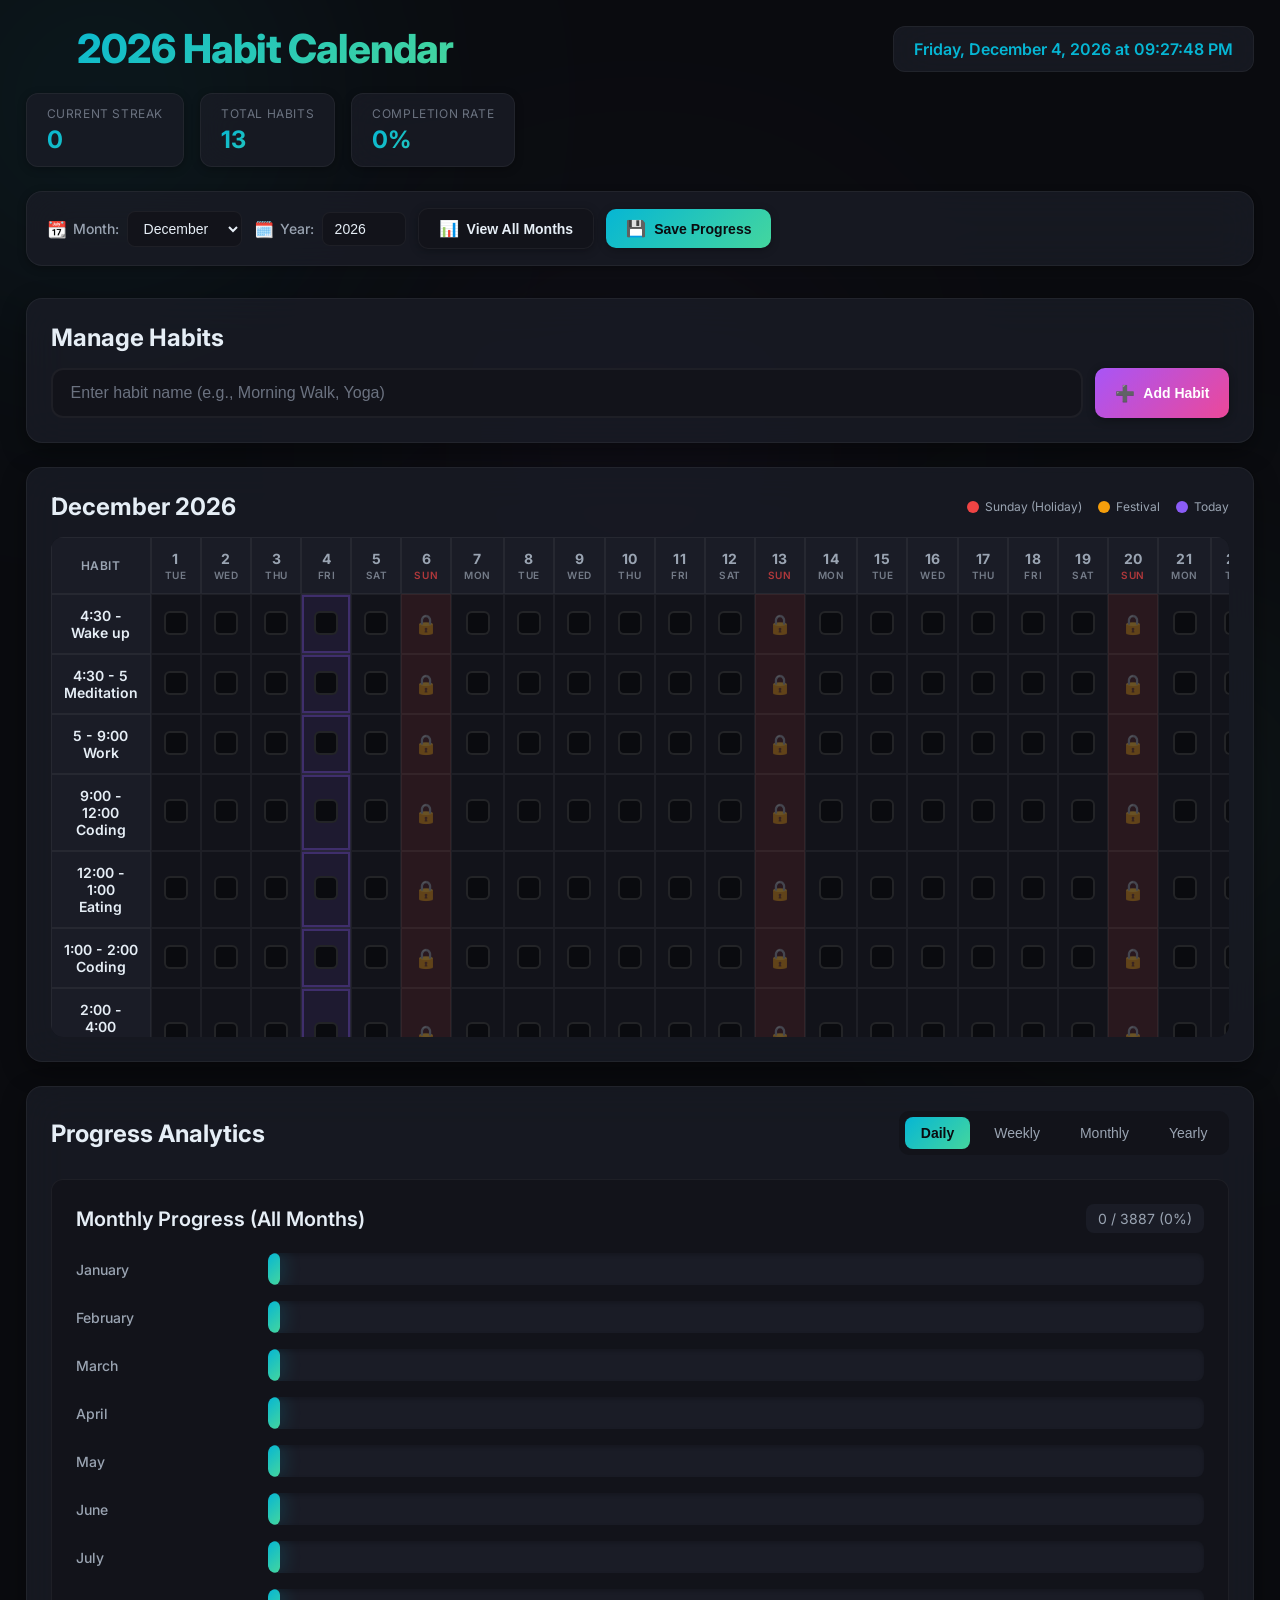
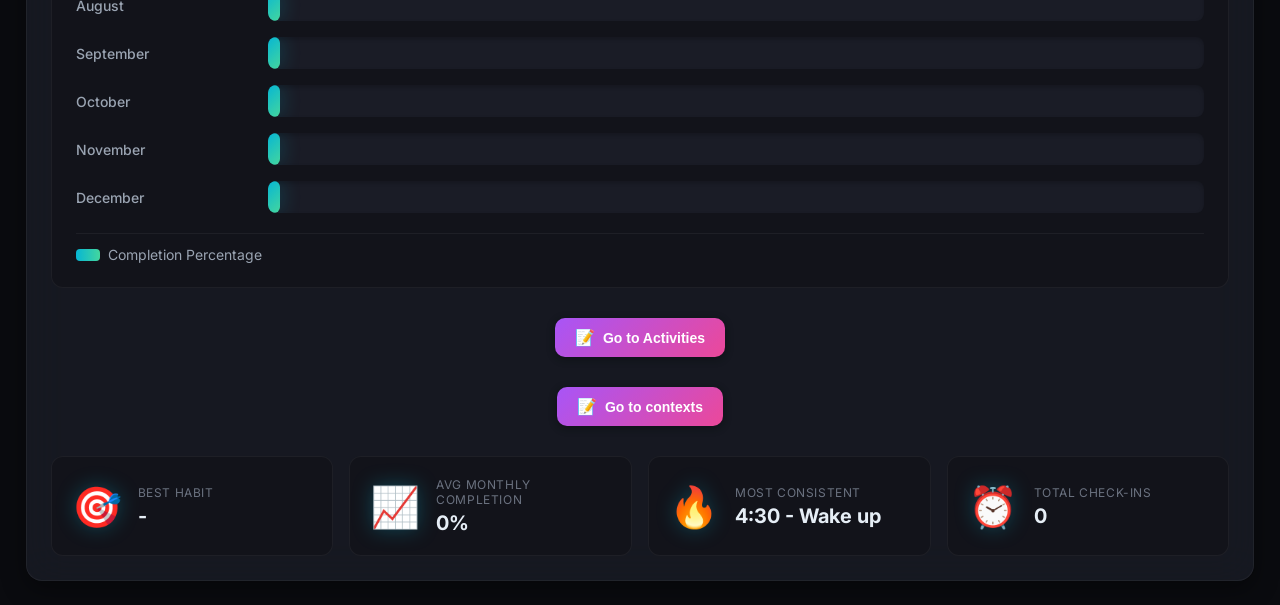
<file: index.html>
<!DOCTYPE html>
<html lang="en">
<head>
  <meta charset="UTF-8">
  <meta name="viewport" content="width=device-width,initial-scale=1">
  <!-- Updated title for 2026 calendar -->
  <title>2026 Calendar Habit Tracker</title>
  <link rel="stylesheet" href="styles.css">
  <link href="https://fonts.googleapis.com/css2?family=Poppins:wght@300;400;500;600;700;800&family=Inter:wght@300;400;500;600;700&display=swap" rel="stylesheet">
</head>
<body>
  <div class="bg-blur blob-1"></div>
  <div class="bg-blur blob-2"></div>
  <div class="bg-blur blob-3"></div>

  <div class="container">
    <header class="header">
      <div class="header-top">
        <!-- Updated title and added current date -->
        <h1 class="main-title">
          <span class="title-icon">📅</span>
          2026 Habit Calendar
        </h1>
        <div class="current-date-time">
          <div id="currentDateTime"></div>
        </div>
        <div class="header-stats">
          <div class="stat-card">
            <div class="stat-label">Current Streak</div>
            <div class="stat-value" id="currentStreak">0</div>
          </div>
          <div class="stat-card">
            <div class="stat-label">Total Habits</div>
            <div class="stat-value" id="totalHabits">0</div>
          </div>
          <div class="stat-card">
            <div class="stat-label">Completion Rate</div>
            <div class="stat-value" id="completionRate">0%</div>
          </div>
        </div>
      </div>
      
      <div class="controls-panel">
        <!-- Added month and year selector -->
        <div class="control-group">
          <label class="control-label">
            <span class="label-icon">📆</span>
            Month:
          </label>
          <select id="monthSelect" class="control-select">
            <option value="0">January</option>
            <option value="1">February</option>
            <option value="2">March</option>
            <option value="3">April</option>
            <option value="4">May</option>
            <option value="5">June</option>
            <option value="6">July</option>
            <option value="7">August</option>
            <option value="8">September</option>
            <option value="9">October</option>
            <option value="10">November</option>
            <option value="11">December</option>
          </select>
        </div>
        
        <div class="control-group">
          <label class="control-label">
            <span class="label-icon">🗓️</span>
            Year:
          </label>
          <input id="yearInput" type="number" value="2026" min="2020" max="2030" class="control-input">
        </div>
        
        <button id="viewAllMonthsBtn" class="btn btn-secondary">
          <span>📊</span> View All Months
        </button>
        <button id="saveDataBtn" class="btn btn-primary">
          <span>💾</span> Save Progress
        </button>
      </div>
    </header>

    <main class="main-content">
      <!-- Habit Input Section -->
      <section class="habit-input-section">
        <div class="section-header">
          <h2 class="section-title">Manage Habits</h2>
        </div>
        <div class="habit-controls">
          <input id="newHabitInput" placeholder="Enter habit name (e.g., Morning Walk, Yoga)" class="habit-input" />
          <button id="addHabitBtn" class="btn btn-accent">
            <span>➕</span> Add Habit
          </button>
        </div>
      </section>

      <!-- Calendar View Section -->
      <section class="habit-table-section">
        <div class="section-header">
          <h2 class="section-title" id="monthYearTitle">January 2026</h2>
          <div class="legend-indicators">
            <span class="legend-item"><span class="legend-dot sunday"></span> Sunday (Holiday)</span>
            <span class="legend-item"><span class="legend-dot festival"></span> Festival</span>
            <span class="legend-item"><span class="legend-dot today"></span> Today</span>
          </div>
        </div>
        <div class="table-wrap">
          <table id="habitTable" class="habit-table">
            <thead id="tableHead"></thead>
            <tbody id="tableBody"></tbody>
            <tfoot id="tableFoot"></tfoot>
          </table>
        </div>
      </section>

      <!-- Analytics Section -->
      <section class="analytics-section">
        <div class="section-header">
          <h2 class="section-title">Progress Analytics</h2>
          <div class="time-period-tabs">
            <button class="tab-btn active" data-period="daily">Daily</button>
            <button class="tab-btn" data-period="weekly">Weekly</button>
            <button class="tab-btn" data-period="monthly">Monthly</button>
            <button class="tab-btn" data-period="yearly">Yearly</button>
          </div>
        </div>

        <!-- Graph Container -->
        <div class="graph-panel">
          <div class="graph-header">
            <h3 class="graph-title" id="graphTitle">Monthly Progress</h3>
            <div class="graph-summary" id="graphSummary"></div>
          </div>
          
          <div id="graphContainer" class="graph-container"></div>
          
          <div class="graph-legend">
            <div class="legend-item">
              <span class="legend-color" style="background: linear-gradient(90deg, #06b6d4, #44d69e);"></span>
              <span>Completion Percentage</span>
            </div>
          </div>
        </div>


        <!-- Activities Redirect Section -->
<section class="activities-redirect-section" style="text-align:center; margin: 30px 0;">
  <a href="activities.html" style="text-decoration: none;">
    <button class="btn btn-accent">
      <span>📝</span> Go to Activities
    </button>
  </a>
</section>
        <section class="activities-redirect-section" style="text-align:center; margin: 30px 0;">
  <a href="context.html" style="text-decoration: none;">
    <button class="btn btn-accent">
      <span>📝</span> Go to contexts
    </button>
  </a>
</section>

        <!-- Detailed Stats -->
        <div class="stats-grid">
          <div class="stat-box">
            <div class="stat-box-icon">🎯</div>
            <div class="stat-box-content">
              <div class="stat-box-label">Best Habit</div>
              <div class="stat-box-value" id="bestHabit">-</div>
            </div>
          </div>
          
          <div class="stat-box">
            <div class="stat-box-icon">📈</div>
            <div class="stat-box-content">
              <div class="stat-box-label">Avg Monthly Completion</div>
              <div class="stat-box-value" id="avgCompletion">0%</div>
            </div>
          </div>
          
          <div class="stat-box">
            <div class="stat-box-icon">🔥</div>
            <div class="stat-box-content">
              <div class="stat-box-label">Most Consistent</div>
              <div class="stat-box-value" id="mostConsistent">-</div>
            </div>
          </div>
          
          <div class="stat-box">
            <div class="stat-box-icon">⏰</div>
            <div class="stat-box-content">
              <div class="stat-box-label">Total Check-ins</div>
              <div class="stat-box-value" id="totalCheckins">0</div>
            </div>
          </div>
        </div>
      </section>
    </main>
  </div>

  <script src="script.js"></script>
</body>
</html>
</file>
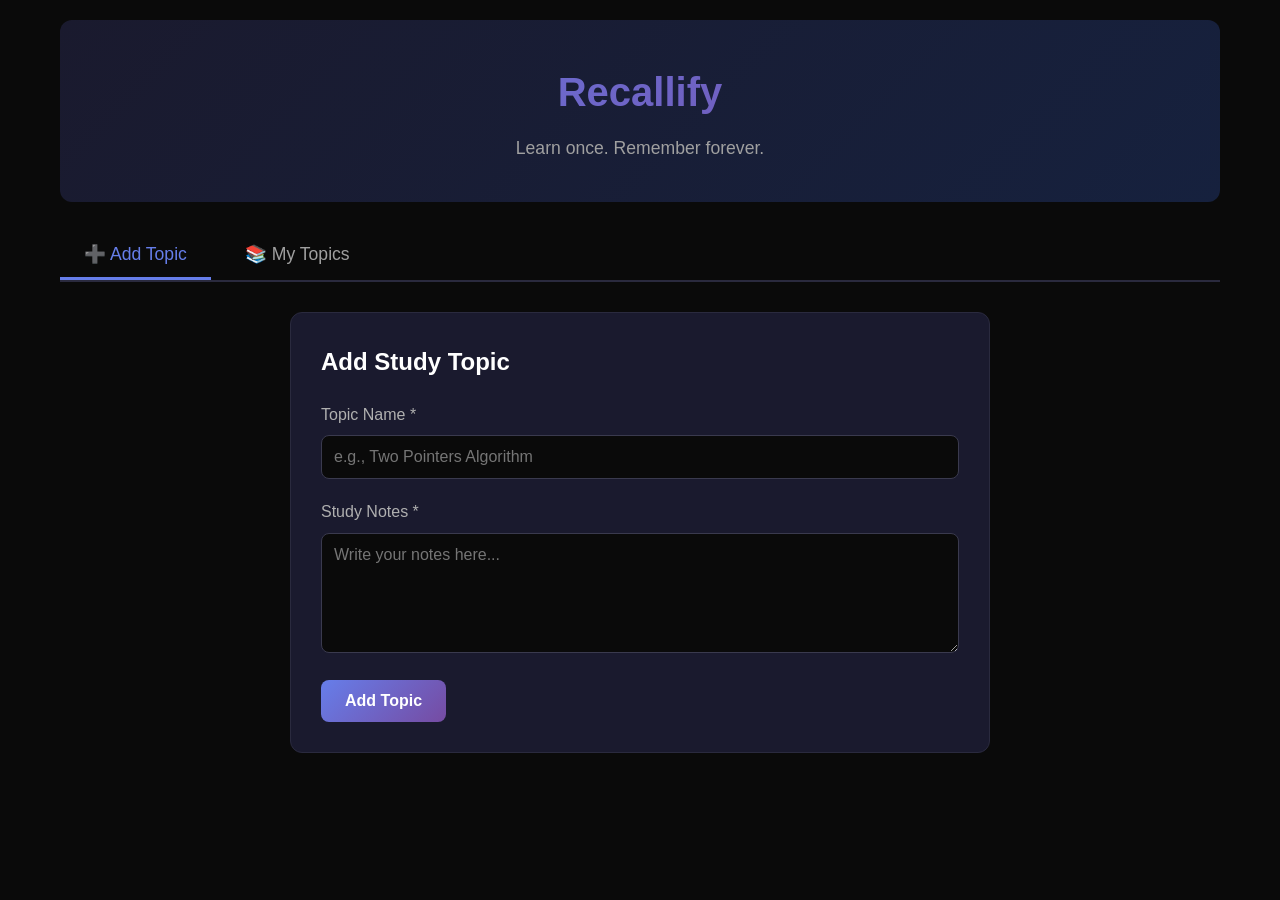
<file: activities.html>
<!DOCTYPE html>
<html lang="en">
<head>
    <meta charset="UTF-8">
    <meta name="viewport" content="width=device-width, initial-scale=1.0">
    <title>Recallify - Learn once. Remember forever.</title>
    <style>
        * {
            margin: 0;
            padding: 0;
            box-sizing: border-box;
        }

        body {
            font-family: -apple-system, BlinkMacSystemFont, 'Segoe UI', Roboto, Oxygen, Ubuntu, Cantarell, sans-serif;
            background: #0a0a0a;
            color: #e0e0e0;
            line-height: 1.6;
            min-height: 100vh;
        }

        .container {
            max-width: 1200px;
            margin: 0 auto;
            padding: 20px;
        }

        header {
            text-align: center;
            padding: 40px 20px;
            background: linear-gradient(135deg, #1a1a2e 0%, #16213e 100%);
            border-radius: 12px;
            margin-bottom: 30px;
        }

        h1 {
            font-size: 2.5em;
            margin-bottom: 10px;
            background: linear-gradient(135deg, #667eea 0%, #764ba2 100%);
            -webkit-background-clip: text;
            -webkit-text-fill-color: transparent;
            background-clip: text;
        }

        .subtitle {
            color: #a0a0a0;
            font-size: 1.1em;
        }

        .nav-tabs {
            display: flex;
            gap: 10px;
            margin-bottom: 30px;
            border-bottom: 2px solid #2a2a3e;
        }

        .tab-btn {
            padding: 12px 24px;
            background: transparent;
            border: none;
            color: #a0a0a0;
            font-size: 1.1em;
            cursor: pointer;
            transition: all 0.3s;
            border-bottom: 3px solid transparent;
            font-weight: 500;
        }

        .tab-btn:hover {
            color: #e0e0e0;
        }

        .tab-btn.active {
            color: #667eea;
            border-bottom-color: #667eea;
        }

        .tab-content {
            display: none;
        }

        .tab-content.active {
            display: block;
        }

        .add-section {
            background: #1a1a2e;
            padding: 30px;
            border-radius: 12px;
            border: 1px solid #2a2a3e;
            max-width: 700px;
            margin: 0 auto;
        }

        .form-group {
            margin-bottom: 20px;
        }

        label {
            display: block;
            margin-bottom: 8px;
            color: #b0b0b0;
            font-weight: 500;
        }

        input[type="text"],
        textarea {
            width: 100%;
            padding: 12px;
            background: #0a0a0a;
            border: 1px solid #3a3a4e;
            border-radius: 8px;
            color: #e0e0e0;
            font-size: 1em;
            transition: border-color 0.3s;
        }

        input[type="text"]:focus,
        textarea:focus {
            outline: none;
            border-color: #667eea;
        }

        textarea {
            min-height: 120px;
            resize: vertical;
            font-family: inherit;
        }

        .btn {
            padding: 12px 24px;
            border: none;
            border-radius: 8px;
            font-size: 1em;
            cursor: pointer;
            transition: all 0.3s;
            font-weight: 600;
        }

        .btn-primary {
            background: linear-gradient(135deg, #667eea 0%, #764ba2 100%);
            color: white;
        }

        .btn-primary:hover {
            transform: translateY(-2px);
            box-shadow: 0 4px 12px rgba(102, 126, 234, 0.4);
        }

        .btn-secondary {
            background: #2a2a3e;
            color: #e0e0e0;
        }

        .btn-secondary:hover {
            background: #3a3a4e;
        }

        .months-grid {
            display: grid;
            grid-template-columns: repeat(auto-fill, minmax(280px, 1fr));
            gap: 20px;
            margin-bottom: 40px;
        }

        .month-card {
            background: linear-gradient(135deg, #1a1a2e 0%, #16213e 100%);
            padding: 24px;
            border-radius: 12px;
            border: 1px solid #2a2a3e;
            cursor: pointer;
            transition: all 0.3s;
            position: relative;
            overflow: hidden;
        }

        .month-card::before {
            content: '';
            position: absolute;
            top: 0;
            left: 0;
            right: 0;
            height: 4px;
            background: linear-gradient(135deg, #667eea 0%, #764ba2 100%);
        }

        .month-card:hover {
            transform: translateY(-4px);
            box-shadow: 0 8px 24px rgba(102, 126, 234, 0.3);
            border-color: #667eea;
        }

        .month-name {
            font-size: 1.6em;
            font-weight: 700;
            color: #ffffff;
            margin-bottom: 12px;
        }

        .month-stats {
            display: flex;
            justify-content: space-between;
            align-items: center;
            color: #a0a0a0;
            font-size: 0.95em;
        }

        .topics-count {
            background: #2a2a3e;
            padding: 6px 12px;
            border-radius: 6px;
            font-weight: 600;
        }

        .month-details {
            margin-top: 40px;
        }

        .back-btn {
            display: inline-flex;
            align-items: center;
            gap: 8px;
            background: #2a2a3e;
            padding: 10px 20px;
            border-radius: 8px;
            color: #e0e0e0;
            text-decoration: none;
            cursor: pointer;
            transition: all 0.3s;
            border: none;
            font-size: 1em;
            margin-bottom: 20px;
        }

        .back-btn:hover {
            background: #3a3a4e;
            transform: translateX(-4px);
        }

        .month-header-detail {
            background: linear-gradient(135deg, #1a1a2e 0%, #16213e 100%);
            padding: 30px;
            border-radius: 12px;
            margin-bottom: 30px;
            border: 1px solid #2a2a3e;
        }

        .month-title-detail {
            font-size: 2.2em;
            color: #ffffff;
            margin-bottom: 10px;
        }

        .month-summary {
            color: #a0a0a0;
            font-size: 1.05em;
        }

        .topic-card {
            background: #1a1a2e;
            padding: 24px;
            border-radius: 12px;
            margin-bottom: 16px;
            border: 1px solid #2a2a3e;
            transition: transform 0.2s;
        }

        .topic-card:hover {
            transform: translateY(-2px);
            border-color: #3a3a4e;
        }

        .topic-meta {
            display: flex;
            justify-content: space-between;
            align-items: center;
            margin-bottom: 12px;
            flex-wrap: wrap;
            gap: 10px;
        }

        .topic-name {
            font-size: 1.3em;
            font-weight: 600;
            color: #ffffff;
        }

        .topic-date {
            background: #2a2a3e;
            padding: 6px 12px;
            border-radius: 6px;
            font-size: 0.9em;
            color: #a0a0a0;
        }

        .days-passed {
            background: linear-gradient(135deg, #667eea 0%, #764ba2 100%);
            padding: 6px 12px;
            border-radius: 6px;
            font-size: 0.85em;
            font-weight: 600;
            margin-top: 10px;
            display: inline-block;
        }

        .revision-buttons {
            display: flex;
            gap: 10px;
            flex-wrap: wrap;
            margin-top: 16px;
        }

        .revision-btn {
            padding: 10px 16px;
            border: none;
            border-radius: 6px;
            font-size: 0.9em;
            cursor: pointer;
            transition: all 0.3s;
            font-weight: 500;
        }

        .revision-btn.unlocked {
            background: linear-gradient(135deg, #667eea 0%, #764ba2 100%);
            color: white;
        }

        .revision-btn.unlocked:hover {
            transform: scale(1.05);
            box-shadow: 0 4px 12px rgba(102, 126, 234, 0.4);
        }

        .revision-btn.locked {
            background: #2a2a3e;
            color: #5a5a6e;
            cursor: not-allowed;
            opacity: 0.5;
        }

        .modal {
            display: none;
            position: fixed;
            top: 0;
            left: 0;
            width: 100%;
            height: 100%;
            background: rgba(0, 0, 0, 0.8);
            z-index: 1000;
            align-items: center;
            justify-content: center;
            padding: 20px;
        }

        .modal.active {
            display: flex;
        }

        .modal-content {
            background: #1a1a2e;
            padding: 40px;
            border-radius: 12px;
            max-width: 600px;
            width: 100%;
            max-height: 80vh;
            overflow-y: auto;
            border: 1px solid #3a3a4e;
        }

        .modal-header {
            margin-bottom: 20px;
        }

        .modal-title {
            font-size: 1.8em;
            margin-bottom: 10px;
            color: #ffffff;
        }

        .revision-day-badge {
            display: inline-block;
            background: linear-gradient(135deg, #667eea 0%, #764ba2 100%);
            padding: 6px 12px;
            border-radius: 6px;
            font-size: 0.9em;
        }

        .modal-notes {
            background: #0a0a0a;
            padding: 20px;
            border-radius: 8px;
            margin: 20px 0;
            border: 1px solid #2a2a3e;
            white-space: pre-wrap;
            line-height: 1.8;
        }

        .empty-state {
            text-align: center;
            padding: 60px 20px;
            color: #6a6a7a;
        }

        .empty-state-icon {
            font-size: 4em;
            margin-bottom: 20px;
        }

        .hidden {
            display: none;
        }

        @media (max-width: 600px) {
            h1 {
                font-size: 2em;
            }

            .months-grid {
                grid-template-columns: 1fr;
            }

            .topic-meta {
                flex-direction: column;
                align-items: flex-start;
            }

            .revision-buttons {
                width: 100%;
            }

            .revision-btn {
                flex: 1;
                min-width: 70px;
            }
        }
    </style>
</head>
<body>
    <div class="container">
        <header>
            <h1>Recallify</h1>
            <p class="subtitle">Learn once. Remember forever.</p>
        </header>

        <div class="nav-tabs">
            <button class="tab-btn active" onclick="switchTab('add')">➕ Add Topic</button>
            <button class="tab-btn" onclick="switchTab('topics')">📚 My Topics</button>
        </div>

        <div id="addTab" class="tab-content active">
            <div class="add-section">
                <h2 style="margin-bottom: 20px; color: #ffffff;">Add Study Topic</h2>
                <form id="addTopicForm">
                    <div class="form-group">
                        <label for="topicName">Topic Name *</label>
                        <input type="text" id="topicName" placeholder="e.g., Two Pointers Algorithm" required>
                    </div>
                    <div class="form-group">
                        <label for="topicNotes">Study Notes *</label>
                        <textarea id="topicNotes" placeholder="Write your notes here..." required></textarea>
                    </div>
                    <button type="submit" class="btn btn-primary">Add Topic</button>
                </form>
            </div>
        </div>

        <div id="topicsTab" class="tab-content">
            <div id="monthsView">
                <div id="monthsGrid" class="months-grid"></div>
            </div>

            <div id="monthDetailView" class="month-details hidden">
                <button class="back-btn" onclick="backToMonths()">
                    ← Back to All Months
                </button>
                <div id="monthDetailContent"></div>
            </div>
        </div>
    </div>

    <div id="revisionModal" class="modal">
        <div class="modal-content">
            <div class="modal-header">
                <h3 class="modal-title" id="modalTopicName"></h3>
                <span class="revision-day-badge" id="modalRevisionDay"></span>
            </div>
            <div class="modal-notes" id="modalNotes"></div>
            <button class="btn btn-secondary" onclick="closeModal()">Close</button>
        </div>
    </div>

    <script>
        const REVISION_DAYS = [ 3, 7, 14, 30];

        function loadTopics() {
            const topics = JSON.parse(localStorage.getItem('recallifyTopics') || '[]');
            return topics;
        }

        function saveTopics(topics) {
            localStorage.setItem('recallifyTopics', JSON.stringify(topics));
        }

        function calculateDaysPassed(createdDate) {
            const created = new Date(createdDate);
            const now = new Date();
            const diffTime = Math.abs(now - created);
            const diffDays = Math.floor(diffTime / (1000 * 60 * 60 * 24));
            return diffDays;
        }

        function isRevisionUnlocked(daysPassed, revisionDay) {
            return daysPassed >= revisionDay;
        }

        function formatDate(dateString) {
            const date = new Date(dateString);
            const options = { day: 'numeric', month: 'short', year: 'numeric' };
            return date.toLocaleDateString('en-US', options);
        }

        function getMonthYear(dateString) {
            const date = new Date(dateString);
            const options = { month: 'long', year: 'numeric' };
            return date.toLocaleDateString('en-US', options);
        }

        function groupTopicsByMonth(topics) {
            const grouped = {};
            
            topics.forEach(topic => {
                const monthYear = getMonthYear(topic.createdDate);
                if (!grouped[monthYear]) {
                    grouped[monthYear] = [];
                }
                grouped[monthYear].push(topic);
            });

            return grouped;
        }

        function renderMonthsGrid() {
            const topics = loadTopics();
            const container = document.getElementById('monthsGrid');

            if (topics.length === 0) {
                container.innerHTML = `
                    <div class="empty-state">
                        <div class="empty-state-icon">📚</div>
                        <h3>No topics yet</h3>
                        <p>Add your first study topic to get started!</p>
                    </div>
                `;
                return;
            }

            const groupedTopics = groupTopicsByMonth(topics);
            
            container.innerHTML = Object.entries(groupedTopics)
                .sort((a, b) => new Date(b[1][0].createdDate) - new Date(a[1][0].createdDate))
                .map(([monthYear, monthTopics]) => {
                    return `
                        <div class="month-card" onclick="showMonthDetail('${monthYear}')">
                            <div class="month-name">${monthYear}</div>
                            <div class="month-stats">
                                <span class="topics-count">${monthTopics.length} topic${monthTopics.length !== 1 ? 's' : ''}</span>
                                <span>📅</span>
                            </div>
                        </div>
                    `;
                }).join('');
        }

        function showMonthDetail(monthYear) {
            const topics = loadTopics();
            const groupedTopics = groupTopicsByMonth(topics);
            const monthTopics = groupedTopics[monthYear];

            if (!monthTopics) return;

            const topicsHtml = monthTopics
                .sort((a, b) => new Date(b.createdDate) - new Date(a.createdDate))
                .map(topic => {
                    const daysPassed = calculateDaysPassed(topic.createdDate);
                    
                    const revisionButtons = REVISION_DAYS.map(day => {
                        const unlocked = isRevisionUnlocked(daysPassed, day);
                        return `
                            <button 
                                class="revision-btn ${unlocked ? 'unlocked' : 'locked'}"
                                ${unlocked ? `onclick="openRevisionModal(${topic.id}, ${day})"` : 'disabled'}
                            >
                                Day ${day}
                            </button>
                        `;
                    }).join('');

                    return `
                        <div class="topic-card">
                            <div class="topic-meta">
                                <div class="topic-name">${topic.topic}</div>
                                <div class="topic-date">📅 ${formatDate(topic.createdDate)}</div>
                            </div>
                            <div class="days-passed">Day ${daysPassed} since creation</div>
                            <div class="revision-buttons">
                                ${revisionButtons}
                            </div>
                        </div>
                    `;
                }).join('');

            document.getElementById('monthDetailContent').innerHTML = `
                <div class="month-header-detail">
                    <div class="month-title-detail">${monthYear}</div>
                    <div class="month-summary">${monthTopics.length} topic${monthTopics.length !== 1 ? 's' : ''} • Total study activities this month</div>
                </div>
                ${topicsHtml}
            `;

            document.getElementById('monthsView').classList.add('hidden');
            document.getElementById('monthDetailView').classList.remove('hidden');
        }

        function backToMonths() {
            document.getElementById('monthsView').classList.remove('hidden');
            document.getElementById('monthDetailView').classList.add('hidden');
        }

        function openRevisionModal(topicId, revisionDay) {
            const topics = loadTopics();
            const topic = topics.find(t => t.id === topicId);
            
            if (!topic) return;

            document.getElementById('modalTopicName').textContent = topic.topic;
            document.getElementById('modalRevisionDay').textContent = `Revision Day ${revisionDay}`;
            document.getElementById('modalNotes').textContent = topic.notes;
            document.getElementById('revisionModal').classList.add('active');
        }

        function closeModal() {
            document.getElementById('revisionModal').classList.remove('active');
        }

        function switchTab(tabName) {
            const tabs = document.querySelectorAll('.tab-content');
            const buttons = document.querySelectorAll('.tab-btn');
            
            tabs.forEach(tab => tab.classList.remove('active'));
            buttons.forEach(btn => btn.classList.remove('active'));

            if (tabName === 'add') {
                document.getElementById('addTab').classList.add('active');
                buttons[0].classList.add('active');
            } else {
                document.getElementById('topicsTab').classList.add('active');
                buttons[1].classList.add('active');
                backToMonths();
                renderMonthsGrid();
            }
        }

        document.getElementById('addTopicForm').addEventListener('submit', (e) => {
            e.preventDefault();

            const topicName = document.getElementById('topicName').value.trim();
            const topicNotes = document.getElementById('topicNotes').value.trim();

            if (!topicName || !topicNotes) {
                alert('Please fill in all fields');
                return;
            }

            const topics = loadTopics();
            const newTopic = {
                id: Date.now(),
                topic: topicName,
                notes: topicNotes,
                createdDate: new Date().toISOString()
            };

            topics.push(newTopic);
            saveTopics(topics);

            document.getElementById('topicName').value = '';
            document.getElementById('topicNotes').value = '';

            alert('✅ Topic added successfully!');
            switchTab('topics');
        });

        document.getElementById('revisionModal').addEventListener('click', (e) => {
            if (e.target.id === 'revisionModal') {
                closeModal();
            }
        });
    </script>
</body>
</html>
</file>
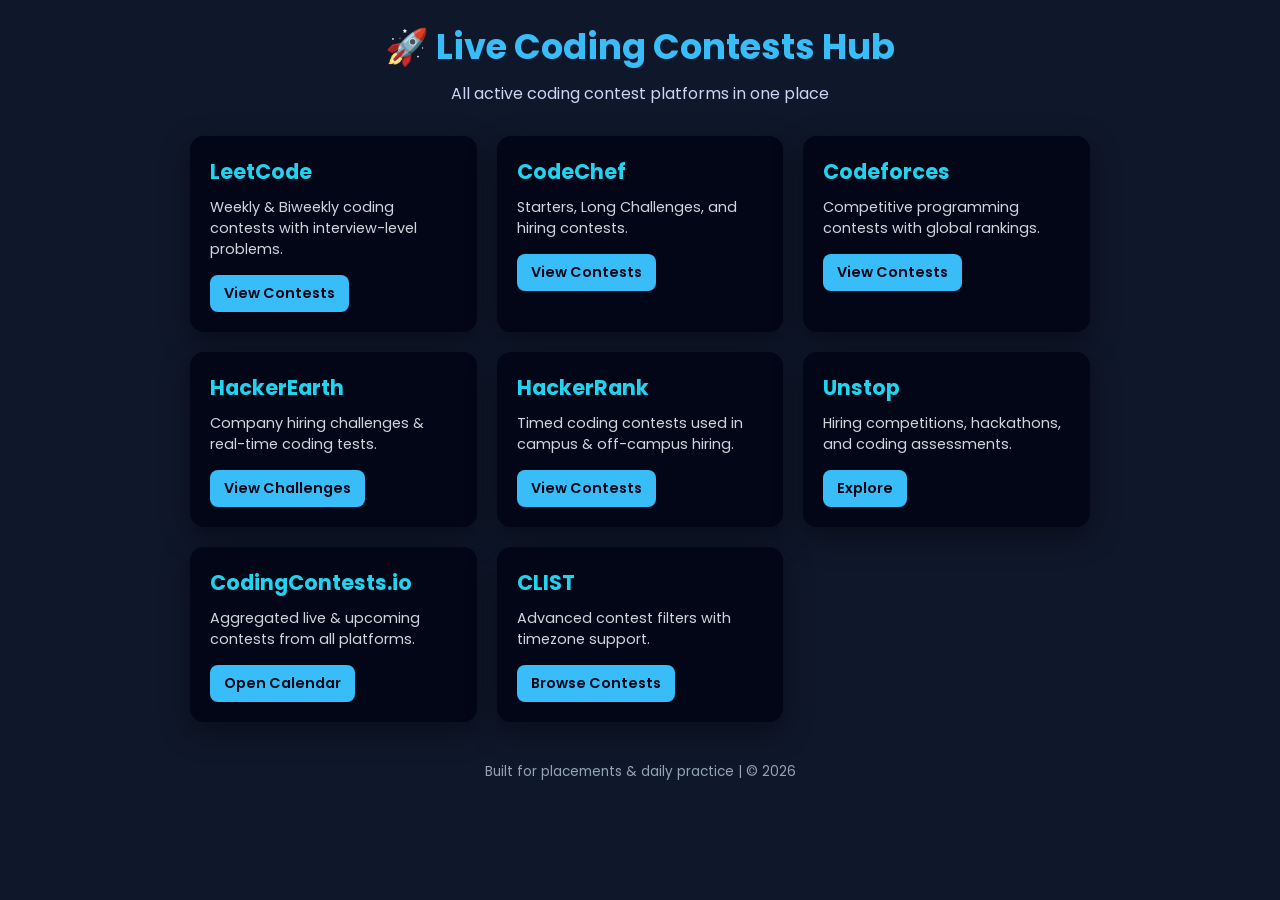
<file: context.html>
<!DOCTYPE html>
<html lang="en">
<head>
  <meta charset="UTF-8" />
  <meta name="viewport" content="width=device-width, initial-scale=1.0" />
  <title>Live Coding Contests Hub</title>
  <link href="https://fonts.googleapis.com/css2?family=Poppins:wght@300;400;500;600;700&display=swap" rel="stylesheet">
  <style>
    * {
      margin: 0;
      padding: 0;
      box-sizing: border-box;
      font-family: 'Poppins', sans-serif;
    }
    body {
      background: #0f172a;
      color: #e5e7eb;
      padding: 20px;
    }
    header {
      text-align: center;
      margin-bottom: 30px;
    }
    header h1 {
      font-size: 2.2rem;
      color: #38bdf8;
    }
    header p {
      color: #cbd5f5;
      margin-top: 8px;
    }
    .container {
      max-width: 900px;
      margin: auto;
      display: grid;
      grid-template-columns: repeat(auto-fit, minmax(260px, 1fr));
      gap: 20px;
    }
    .card {
      background: #020617;
      border-radius: 14px;
      padding: 20px;
      box-shadow: 0 10px 30px rgba(0,0,0,0.4);
      transition: transform 0.2s ease;
    }
    .card:hover {
      transform: translateY(-6px);
    }
    .card h2 {
      font-size: 1.3rem;
      margin-bottom: 10px;
      color: #22d3ee;
    }
    .card p {
      font-size: 0.9rem;
      color: #d1d5db;
      margin-bottom: 15px;
    }
    .card a {
      display: inline-block;
      padding: 8px 14px;
      border-radius: 8px;
      background: #38bdf8;
      color: #020617;
      text-decoration: none;
      font-weight: 600;
      font-size: 0.9rem;
    }
    .card a:hover {
      background: #0ea5e9;
    }
    footer {
      text-align: center;
      margin-top: 40px;
      color: #94a3b8;
      font-size: 0.85rem;
    }
  </style>
</head>
<body>

  <header>
    <h1>🚀 Live Coding Contests Hub</h1>
    <p>All active coding contest platforms in one place</p>
  </header>

  <section class="container">

    <div class="card">
      <h2>LeetCode</h2>
      <p>Weekly & Biweekly coding contests with interview-level problems.</p>
      <a href="https://leetcode.com/contest/" target="_blank">View Contests</a>
    </div>

    <div class="card">
      <h2>CodeChef</h2>
      <p>Starters, Long Challenges, and hiring contests.</p>
      <a href="https://www.codechef.com/contests" target="_blank">View Contests</a>
    </div>

    <div class="card">
      <h2>Codeforces</h2>
      <p>Competitive programming contests with global rankings.</p>
      <a href="https://codeforces.com/contests" target="_blank">View Contests</a>
    </div>

    <div class="card">
      <h2>HackerEarth</h2>
      <p>Company hiring challenges & real-time coding tests.</p>
      <a href="https://www.hackerearth.com/challenges/" target="_blank">View Challenges</a>
    </div>

    <div class="card">
      <h2>HackerRank</h2>
      <p>Timed coding contests used in campus & off-campus hiring.</p>
      <a href="https://www.hackerrank.com/contests" target="_blank">View Contests</a>
    </div>

    <div class="card">
      <h2>Unstop</h2>
      <p>Hiring competitions, hackathons, and coding assessments.</p>
      <a href="https://unstop.com" target="_blank">Explore</a>
    </div>

    <div class="card">
      <h2>CodingContests.io</h2>
      <p>Aggregated live & upcoming contests from all platforms.</p>
      <a href="https://codingcontests.io" target="_blank">Open Calendar</a>
    </div>

    <div class="card">
      <h2>CLIST</h2>
      <p>Advanced contest filters with timezone support.</p>
      <a href="https://clist.by" target="_blank">Browse Contests</a>
    </div>

  </section>

  <footer>
    Built for placements & daily practice | © 2026
  </footer>

</body>
</html>
</file>
<file: styles.css>
:root {
  --bg-primary: #0a0b0f;
  --bg-secondary: #12131a;
  --bg-tertiary: #1a1c26;
  --panel-bg: rgba(26, 28, 38, 0.8);
  --border-color: rgba(255, 255, 255, 0.05);
  --text-primary: #e6eef6;
  --text-secondary: #9aa4b2;
  --text-muted: #6b7280;
  --accent-cyan: #06b6d4;
  --accent-emerald: #44d69e;
  --accent-purple: #a855f7;
  --accent-pink: #ec4899;
  --gradient-primary: linear-gradient(135deg, #06b6d4, #44d69e);
  --gradient-secondary: linear-gradient(135deg, #a855f7, #ec4899);
  --shadow-sm: 0 2px 8px rgba(0, 0, 0, 0.3);
  --shadow-md: 0 8px 24px rgba(0, 0, 0, 0.4);
  --shadow-lg: 0 16px 48px rgba(0, 0, 0, 0.5);
  --shadow-glow: 0 0 32px rgba(6, 182, 212, 0.2);
}

* {
  margin: 0;
  padding: 0;
  box-sizing: border-box;
}

body {
  font-family: "Inter", "Poppins", system-ui, -apple-system, sans-serif;
  background: var(--bg-primary);
  color: var(--text-primary);
  -webkit-font-smoothing: antialiased;
  overflow-x: hidden;
  min-height: 100vh;
  position: relative;
}

/* Animated Background Blobs */
.bg-blur {
  position: fixed;
  border-radius: 50%;
  filter: blur(120px);
  opacity: 0.3;
  pointer-events: none;
  z-index: 0;
  mix-blend-mode: screen;
}

.blob-1 {
  width: 600px;
  height: 600px;
  background: radial-gradient(circle, rgba(6, 182, 212, 0.4), transparent 70%);
  top: -200px;
  left: -200px;
  animation: float-1 20s ease-in-out infinite;
}

.blob-2 {
  width: 500px;
  height: 500px;
  background: radial-gradient(circle, rgba(68, 214, 158, 0.3), transparent 70%);
  bottom: -150px;
  right: -150px;
  animation: float-2 25s ease-in-out infinite;
}

.blob-3 {
  width: 450px;
  height: 450px;
  background: radial-gradient(circle, rgba(168, 85, 247, 0.25), transparent 70%);
  top: 50%;
  left: 50%;
  transform: translate(-50%, -50%);
  animation: float-3 30s ease-in-out infinite;
}

@keyframes float-1 {
  0%,
  100% {
    transform: translate(0, 0) scale(1);
  }
  33% {
    transform: translate(100px, -80px) scale(1.1);
  }
  66% {
    transform: translate(-50px, 100px) scale(0.9);
  }
}

@keyframes float-2 {
  0%,
  100% {
    transform: translate(0, 0) scale(1);
  }
  33% {
    transform: translate(-120px, -60px) scale(1.15);
  }
  66% {
    transform: translate(80px, -100px) scale(0.85);
  }
}

@keyframes float-3 {
  0%,
  100% {
    transform: translate(-50%, -50%) scale(1) rotate(0deg);
  }
  50% {
    transform: translate(-50%, -50%) scale(1.2) rotate(180deg);
  }
}

.container {
  width: 96%;
  max-width: 1400px;
  margin: 0 auto;
  padding: 24px 0;
  position: relative;
  z-index: 1;
}

/* Header Styles */
.header {
  margin-bottom: 32px;
}

.header-top {
  display: flex;
  justify-content: space-between;
  align-items: center;
  margin-bottom: 24px;
  flex-wrap: wrap;
  gap: 20px;
}

.main-title {
  font-size: 2.5rem;
  font-weight: 800;
  background: var(--gradient-primary);
  -webkit-background-clip: text;
  -webkit-text-fill-color: transparent;
  background-clip: text;
  display: flex;
  align-items: center;
  gap: 12px;
  letter-spacing: -0.02em;
}

.title-icon {
  font-size: 2rem;
  filter: drop-shadow(0 0 20px rgba(6, 182, 212, 0.5));
}

.header-stats {
  display: flex;
  gap: 16px;
}

.stat-card {
  background: var(--panel-bg);
  backdrop-filter: blur(20px);
  padding: 12px 20px;
  border-radius: 12px;
  border: 1px solid var(--border-color);
  box-shadow: var(--shadow-sm);
  transition: all 0.3s ease;
}

.stat-card:hover {
  transform: translateY(-2px);
  box-shadow: var(--shadow-md);
  border-color: rgba(6, 182, 212, 0.3);
}

.stat-label {
  font-size: 0.75rem;
  color: var(--text-muted);
  text-transform: uppercase;
  letter-spacing: 0.05em;
  margin-bottom: 4px;
}

.stat-value {
  font-size: 1.5rem;
  font-weight: 700;
  background: var(--gradient-primary);
  -webkit-background-clip: text;
  -webkit-text-fill-color: transparent;
  background-clip: text;
}

.controls-panel {
  display: flex;
  gap: 12px;
  flex-wrap: wrap;
  align-items: center;
  background: var(--panel-bg);
  backdrop-filter: blur(20px);
  padding: 16px 20px;
  border-radius: 16px;
  border: 1px solid var(--border-color);
  box-shadow: var(--shadow-sm);
}

.control-group {
  display: flex;
  align-items: center;
  gap: 8px;
}

.control-label {
  display: flex;
  align-items: center;
  gap: 6px;
  font-size: 0.875rem;
  font-weight: 500;
  color: var(--text-secondary);
}

.label-icon {
  font-size: 1rem;
}

.control-input,
.control-select {
  padding: 8px 12px;
  background: var(--bg-secondary);
  border: 1px solid var(--border-color);
  border-radius: 8px;
  color: var(--text-primary);
  font-size: 0.875rem;
  transition: all 0.3s ease;
  min-width: 80px;
}

.control-input:focus,
.control-select:focus {
  outline: none;
  border-color: var(--accent-cyan);
  box-shadow: 0 0 0 3px rgba(6, 182, 212, 0.1);
}

/* Button Styles */
.btn {
  padding: 10px 20px;
  border: none;
  border-radius: 10px;
  font-size: 0.875rem;
  font-weight: 600;
  cursor: pointer;
  transition: all 0.3s ease;
  display: inline-flex;
  align-items: center;
  gap: 8px;
  box-shadow: var(--shadow-sm);
}

.btn span {
  font-size: 1rem;
}

.btn-primary {
  background: var(--gradient-primary);
  color: var(--bg-primary);
}

.btn-primary:hover {
  transform: translateY(-2px);
  box-shadow: var(--shadow-glow);
}

.btn-secondary {
  background: var(--bg-secondary);
  color: var(--text-primary);
  border: 1px solid var(--border-color);
}

.btn-secondary:hover {
  background: var(--bg-tertiary);
  border-color: var(--accent-cyan);
  transform: translateY(-2px);
}

.btn-accent {
  background: var(--gradient-secondary);
  color: white;
}

.btn-accent:hover {
  transform: translateY(-2px);
  box-shadow: 0 0 32px rgba(168, 85, 247, 0.3);
}

/* Main Content */
.main-content {
  display: flex;
  flex-direction: column;
  gap: 24px;
}

/* Section Styles */
.section-header {
  display: flex;
  justify-content: space-between;
  align-items: center;
  margin-bottom: 16px;
  flex-wrap: wrap;
  gap: 12px;
}

.section-title {
  font-size: 1.5rem;
  font-weight: 700;
  color: var(--text-primary);
  display: flex;
  align-items: center;
  gap: 10px;
}

/* Habit Input Section */
.habit-input-section {
  background: var(--panel-bg);
  backdrop-filter: blur(20px);
  padding: 24px;
  border-radius: 16px;
  border: 1px solid var(--border-color);
  box-shadow: var(--shadow-md);
}

.habit-controls {
  display: flex;
  gap: 12px;
}

.habit-input {
  flex: 1;
  padding: 14px 18px;
  background: var(--bg-secondary);
  border: 2px solid var(--border-color);
  border-radius: 12px;
  color: var(--text-primary);
  font-size: 1rem;
  transition: all 0.3s ease;
}

.habit-input:focus {
  outline: none;
  border-color: var(--accent-cyan);
  box-shadow: 0 0 0 4px rgba(6, 182, 212, 0.1);
}

.habit-input::placeholder {
  color: var(--text-muted);
}

/* Habit Table Section */
.habit-table-section {
  background: var(--panel-bg);
  backdrop-filter: blur(20px);
  padding: 24px;
  border-radius: 16px;
  border: 1px solid var(--border-color);
  box-shadow: var(--shadow-md);
}

.table-wrap {
  max-height: 500px;
  overflow: auto;
  border-radius: 12px;
  background: var(--bg-secondary);
  scrollbar-width: thin;
  scrollbar-color: var(--accent-cyan) var(--bg-secondary);
}

.table-wrap::-webkit-scrollbar {
  width: 8px;
  height: 8px;
}

.table-wrap::-webkit-scrollbar-track {
  background: var(--bg-secondary);
  border-radius: 4px;
}

.table-wrap::-webkit-scrollbar-thumb {
  background: var(--accent-cyan);
  border-radius: 4px;
}

.table-wrap::-webkit-scrollbar-thumb:hover {
  background: var(--accent-emerald);
}

.habit-table {
  width: 100%;
  border-collapse: separate;
  border-spacing: 0;
}

.habit-table th,
.habit-table td {
  padding: 12px;
  text-align: center;
  border: 1px solid var(--border-color);
  font-size: 0.875rem;
}

.habit-table th {
  background: var(--bg-tertiary);
  color: var(--text-secondary);
  font-weight: 600;
  text-transform: uppercase;
  letter-spacing: 0.05em;
  position: sticky;
  top: 0;
  z-index: 10;
  font-size: 0.75rem;
}

.habit-table tbody tr {
  transition: all 0.3s ease;
}

.habit-table tbody tr:hover {
  background: rgba(6, 182, 212, 0.05);
}

.habit-name {
  text-align: left;
  font-weight: 600;
  color: var(--text-primary);
  background: var(--bg-tertiary);
  position: sticky;
  left: 0;
  z-index: 5;
}

.score {
  font-weight: 700;
  background: var(--gradient-primary);
  -webkit-background-clip: text;
  -webkit-text-fill-color: transparent;
  background-clip: text;
  font-size: 1rem;
}

.habit-table tfoot td {
  background: var(--bg-tertiary);
  font-weight: 700;
  color: var(--text-primary);
}

/* Custom Checkbox */
input[type="checkbox"] {
  appearance: none;
  width: 24px;
  height: 24px;
  border: 2px solid rgba(255, 255, 255, 0.1);
  border-radius: 6px;
  background: var(--bg-primary);
  cursor: pointer;
  position: relative;
  transition: all 0.3s cubic-bezier(0.4, 0, 0.2, 1);
}

input[type="checkbox"]:hover {
  transform: scale(1.1);
  border-color: var(--accent-cyan);
}

input[type="checkbox"]:checked {
  background: var(--gradient-primary);
  border-color: transparent;
  box-shadow: 0 0 20px rgba(6, 182, 212, 0.4), 0 0 40px rgba(68, 214, 158, 0.2);
}

input[type="checkbox"]:checked::after {
  content: "✓";
  position: absolute;
  top: 50%;
  left: 50%;
  transform: translate(-50%, -50%);
  color: var(--bg-primary);
  font-weight: 800;
  font-size: 0.875rem;
}

/* Analytics Section */
.analytics-section {
  background: var(--panel-bg);
  backdrop-filter: blur(20px);
  padding: 24px;
  border-radius: 16px;
  border: 1px solid var(--border-color);
  box-shadow: var(--shadow-md);
}

.time-period-tabs {
  display: flex;
  gap: 8px;
  background: var(--bg-secondary);
  padding: 6px;
  border-radius: 10px;
}

.tab-btn {
  padding: 8px 16px;
  background: transparent;
  border: none;
  border-radius: 8px;
  color: var(--text-secondary);
  font-size: 0.875rem;
  font-weight: 500;
  cursor: pointer;
  transition: all 0.3s ease;
}

.tab-btn:hover {
  color: var(--text-primary);
  background: rgba(255, 255, 255, 0.05);
}

.tab-btn.active {
  background: var(--gradient-primary);
  color: var(--bg-primary);
  font-weight: 600;
}

/* Graph Panel */
.graph-panel {
  margin: 24px 0;
  padding: 24px;
  background: var(--bg-secondary);
  border-radius: 12px;
  border: 1px solid var(--border-color);
}

.graph-header {
  display: flex;
  justify-content: space-between;
  align-items: center;
  margin-bottom: 20px;
}

.graph-title {
  font-size: 1.25rem;
  font-weight: 600;
  color: var(--text-primary);
}

.graph-summary {
  font-size: 0.875rem;
  color: var(--text-secondary);
  padding: 6px 12px;
  background: var(--bg-tertiary);
  border-radius: 8px;
}

.graph-container {
  display: flex;
  flex-direction: column;
  gap: 16px;
  margin-bottom: 20px;
}

.graph-row {
  display: flex;
  align-items: center;
  gap: 12px;
  transition: all 0.3s ease;
}

.graph-row:hover {
  transform: translateX(4px);
}

.graph-label {
  min-width: 180px;
  font-size: 0.875rem;
  font-weight: 500;
  color: var(--text-secondary);
}

.bar-wrap {
  flex: 1;
  height: 32px;
  background: var(--bg-tertiary);
  border-radius: 8px;
  overflow: hidden;
  position: relative;
  box-shadow: inset 0 2px 4px rgba(0, 0, 0, 0.2);
}

.bar {
  height: 100%;
  background: var(--gradient-primary);
  border-radius: 8px;
  transition: width 1s cubic-bezier(0.4, 0, 0.2, 1);
  box-shadow: 0 0 20px rgba(6, 182, 212, 0.3);
  position: relative;
  display: flex;
  align-items: center;
  justify-content: flex-end;
  padding-right: 12px;
  color: white;
  font-weight: 600;
  font-size: 0.75rem;
}

.graph-legend {
  display: flex;
  gap: 16px;
  align-items: center;
  padding-top: 12px;
  border-top: 1px solid var(--border-color);
}

.legend-item {
  display: flex;
  align-items: center;
  gap: 8px;
  font-size: 0.875rem;
  color: var(--text-secondary);
}

.legend-color {
  width: 24px;
  height: 12px;
  border-radius: 4px;
}

/* Stats Grid */
.stats-grid {
  display: grid;
  grid-template-columns: repeat(auto-fit, minmax(240px, 1fr));
  gap: 16px;
  margin-top: 24px;
}

.stat-box {
  background: var(--bg-secondary);
  padding: 20px;
  border-radius: 12px;
  border: 1px solid var(--border-color);
  display: flex;
  align-items: center;
  gap: 16px;
  transition: all 0.3s ease;
}

.stat-box:hover {
  transform: translateY(-4px);
  box-shadow: var(--shadow-md);
  border-color: rgba(6, 182, 212, 0.3);
}

.stat-box-icon {
  font-size: 2.5rem;
  filter: drop-shadow(0 0 10px rgba(6, 182, 212, 0.3));
}

.stat-box-content {
  flex: 1;
}

.stat-box-label {
  font-size: 0.75rem;
  color: var(--text-muted);
  text-transform: uppercase;
  letter-spacing: 0.05em;
  margin-bottom: 4px;
}

.stat-box-value {
  font-size: 1.25rem;
  font-weight: 700;
  color: var(--text-primary);
}

/* Calendar Styles */
.current-date-time {
  padding: 12px 20px;
  background: var(--panel-bg);
  backdrop-filter: blur(20px);
  border-radius: 12px;
  border: 1px solid var(--border-color);
  font-size: 1rem;
  font-weight: 600;
  color: var(--accent-cyan);
}

.legend-indicators {
  display: flex;
  gap: 16px;
  flex-wrap: wrap;
}

.legend-indicators .legend-item {
  display: flex;
  align-items: center;
  gap: 6px;
  font-size: 0.75rem;
  color: var(--text-secondary);
}

.legend-dot {
  width: 12px;
  height: 12px;
  border-radius: 50%;
  display: inline-block;
}

.legend-dot.sunday {
  background: #ef4444;
}

.legend-dot.festival {
  background: #f59e0b;
}

.legend-dot.today {
  background: #8b5cf6;
}

/* Holiday cell styling */
.holiday-cell {
  background: rgba(239, 68, 68, 0.1) !important;
  position: relative;
}

.holiday-cell::before {
  content: "🔒";
  position: absolute;
  top: 50%;
  left: 50%;
  transform: translate(-50%, -50%);
  font-size: 1.2rem;
  opacity: 0.3;
}

.festival-cell {
  background: rgba(245, 158, 11, 0.1) !important;
}

.today-cell {
  background: rgba(139, 92, 246, 0.1) !important;
  box-shadow: inset 0 0 0 2px rgba(139, 92, 246, 0.3);
}

/* Date header styling */
.date-header {
  display: flex;
  flex-direction: column;
  align-items: center;
  gap: 2px;
}

.date-number {
  font-weight: 700;
  font-size: 0.875rem;
}

.date-day {
  font-size: 0.625rem;
  text-transform: uppercase;
  opacity: 0.7;
}

.sunday-header {
  color: #ef4444 !important;
}

/* Responsive Design */
@media (max-width: 1024px) {
  .header-top {
    flex-direction: column;
    align-items: flex-start;
  }

  .header-stats {
    width: 100%;
    justify-content: space-between;
  }

  .stat-card {
    flex: 1;
  }
}

@media (max-width: 768px) {
  .main-title {
    font-size: 2rem;
  }

  .controls-panel {
    flex-direction: column;
    align-items: stretch;
  }

  .control-group {
    width: 100%;
  }

  .btn {
    width: 100%;
    justify-content: center;
  }

  .habit-controls {
    flex-direction: column;
  }

  .time-period-tabs {
    width: 100%;
  }

  .tab-btn {
    flex: 1;
  }

  .graph-header {
    flex-direction: column;
    align-items: flex-start;
    gap: 12px;
  }

  .graph-label {
    min-width: 120px;
    font-size: 0.75rem;
  }

  .stats-grid {
    grid-template-columns: 1fr;
  }
}

@media (max-width: 480px) {
  .container {
    width: 100%;
    padding: 16px;
  }

  .main-title {
    font-size: 1.5rem;
  }

  .header-stats {
    flex-direction: column;
    gap: 12px;
  }

  .activities-redirect-section {
  position: sticky;
  bottom: 20px;
}


  .stat-card {
    width: 100%;
  }
}
</file>
